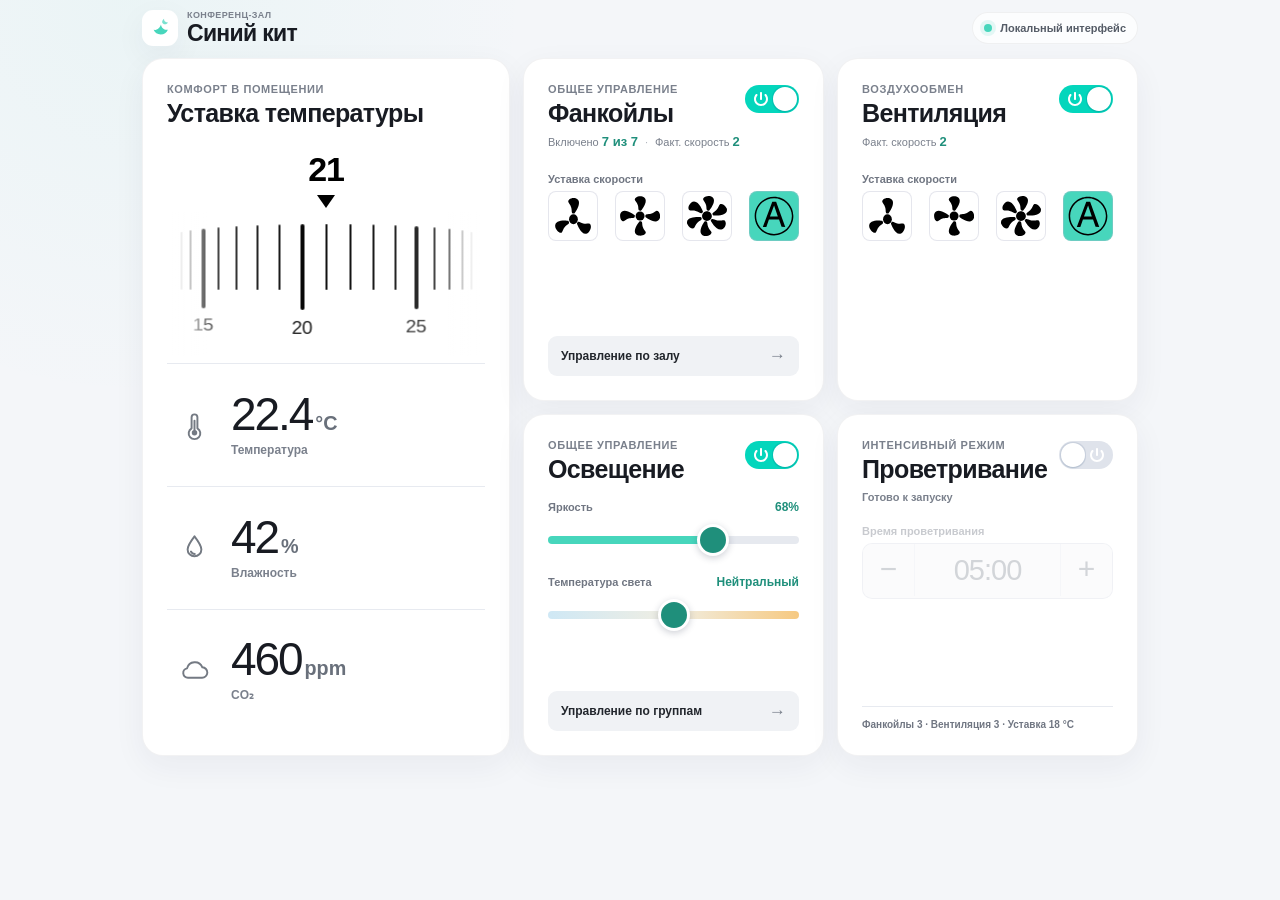
<file: index.html>
<!doctype html>
<html lang="ru">
<head>
  <meta charset="utf-8">
  <meta name="viewport" content="width=device-width, initial-scale=1, viewport-fit=cover">
  <meta name="theme-color" content="#f4f6f9">
  <title>Синий кит — конференц-зал</title>
  <link rel="stylesheet" href="css/app.css">
  <link rel="stylesheet" href="css/fancoil-layout.css">
  <link rel="stylesheet" href="css/lighting-groups.css">
</head>
<body>
  <div class="app-shell">
    <header class="topbar" aria-label="Шапка интерфейса">
      <div class="brand-block">
        <div class="brand-mark" aria-hidden="true">
          <svg viewBox="0 0 32 32" role="img">
            <path d="M7.5 18.3c1.7 3.8 5 6.2 9.3 6.2 4.7 0 8.1-2.4 9.7-6.3-2.4.7-4.7.1-6.4-1.4-1.6-1.4-2.5-3.2-2.8-5.5-1 3.5-3.1 5.8-6.5 6.9-1.1.4-2.2.4-3.3.1Z" fill="currentColor"/>
            <path d="M18.8 8.3c.1-2 1-3.6 2.6-4.8-.1 1.7.5 3.1 1.9 4.2 1.1.8 2.2 1.1 3.4.9-.9 1.4-2.2 2.3-3.9 2.5-1.7.1-3-.8-4-2.8Z" fill="currentColor" opacity=".72"/>
          </svg>
        </div>
        <div>
          <div class="brand-kicker">Конференц-зал</div>
          <h1>Синий кит</h1>
        </div>
      </div>

      <div class="topbar-status" aria-label="Статус макета">
        <span class="status-dot" aria-hidden="true"></span>
        <span>Локальный интерфейс</span>
      </div>
    </header>

    <main class="dashboard" aria-label="Главный экран">
      <section class="card climate-card" aria-labelledby="climate-title">
        <div class="card-head">
          <div>
            <p class="eyebrow">Комфорт в помещении</p>
            <h2 id="climate-title">Уставка температуры</h2>
          </div>
        </div>

        <div class="setpoint-control" id="temperature-setpoint">
          <output class="setpoint-value" id="setpoint-value" for="temperature-wheel">21</output>
          <div class="setpoint-pointer" aria-hidden="true"></div>

          <div
            class="temperature-wheel"
            id="temperature-wheel"
            role="slider"
            tabindex="0"
            aria-label="Уставка температуры"
            aria-valuemin="18"
            aria-valuemax="28"
            aria-valuenow="21"
            aria-valuetext="21 градусов"
          >
            <div class="wheel-cylinder" data-wheel-cylinder aria-hidden="true"></div>
            <div class="wheel-edge wheel-edge--left" aria-hidden="true"></div>
            <div class="wheel-edge wheel-edge--right" aria-hidden="true"></div>
          </div>
        </div>

        <div class="metrics" aria-label="Показатели помещения">
          <article class="metric">
            <div class="metric-icon" aria-hidden="true">
              <svg viewBox="0 0 32 32">
                <path d="M13 7.5a3 3 0 0 1 6 0v11.4a6 6 0 1 1-6 0V7.5Z" fill="none" stroke="currentColor" stroke-width="2" stroke-linejoin="round"/>
                <path d="M16 11v10.2" fill="none" stroke="currentColor" stroke-width="2" stroke-linecap="round"/>
                <circle cx="16" cy="23.5" r="2.8" fill="currentColor"/>
              </svg>
            </div>
            <div class="metric-reading">
              <div class="metric-value">22.4<span>°C</span></div>
              <div class="metric-label">Температура</div>
            </div>
          </article>
          <article class="metric">
            <div class="metric-icon" aria-hidden="true">
              <svg viewBox="0 0 32 32">
                <path d="M16 4.5c4.6 6 7.1 9.7 7.1 13.5a7.1 7.1 0 1 1-14.2 0C8.9 14.2 11.4 10.5 16 4.5Z" fill="none" stroke="currentColor" stroke-width="2" stroke-linejoin="round"/>
                <path d="M12.3 20.2c.9 1.7 2.2 2.6 4 2.6" fill="none" stroke="currentColor" stroke-width="2" stroke-linecap="round"/>
              </svg>
            </div>
            <div class="metric-reading">
              <div class="metric-value">42<span>%</span></div>
              <div class="metric-label">Влажность</div>
            </div>
          </article>
          <article class="metric metric--wide">
            <div class="metric-icon" aria-hidden="true">
              <svg viewBox="0 0 32 32">
                <path d="M9.2 23.5h14.4a5.4 5.4 0 0 0 .5-10.8 8.3 8.3 0 0 0-15.8 1.1 4.9 4.9 0 0 0 .9 9.7Z" fill="none" stroke="currentColor" stroke-width="2" stroke-linecap="round" stroke-linejoin="round"/>
              </svg>
            </div>
            <div class="metric-reading">
              <div class="metric-value">460<span>ppm</span></div>
              <div class="metric-label">CO₂</div>
            </div>
          </article>
        </div>
      </section>

      <section class="systems-grid" aria-label="Инженерные системы">
        <article class="card system-card fan-coil-card" aria-labelledby="fan-coil-title">
          <div class="fan-coil-head">
            <div>
              <p class="eyebrow">Общее управление</p>
              <h2 id="fan-coil-title">Фанкойлы</h2>
            </div>
            <button class="fan-power-toggle" type="button" data-fancoil-power aria-label="Выключить фанкойлы" aria-pressed="true">
              <img src="images/TumblerOn.svg" alt="" aria-hidden="true" data-fancoil-power-icon>
            </button>
          </div>

          <div class="fan-coil-fact" aria-live="polite">
            <span>Включено <strong data-fancoil-count>7 из 7</strong></span>
            <span class="fan-coil-fact__divider" aria-hidden="true">·</span>
            <span>Факт. скорость <strong data-fancoil-fact>2</strong></span>
          </div>

          <div class="fan-control-group fan-control-group--speed">
            <div class="fan-control-label">Уставка скорости</div>
            <div class="fan-control-row" role="group" aria-label="Скорость фанкойлов" data-fancoil-speed>
              <button class="fan-control-button" type="button" data-value="1" aria-label="Скорость 1" aria-pressed="false">
                <img src="images/vent-low.svg" alt="" aria-hidden="true">
              </button>
              <button class="fan-control-button" type="button" data-value="2" aria-label="Скорость 2" aria-pressed="false">
                <img src="images/vent-mid.svg" alt="" aria-hidden="true">
              </button>
              <button class="fan-control-button" type="button" data-value="3" aria-label="Скорость 3" aria-pressed="false">
                <img src="images/vent-max.svg" alt="" aria-hidden="true">
              </button>
              <button class="fan-control-button is-active" type="button" data-value="auto" aria-label="Автоматическая скорость" aria-pressed="true">
                <img src="images/AUT.svg" alt="" aria-hidden="true">
              </button>
            </div>
          </div>

          <button class="fan-layout-action" type="button" data-fancoil-layout-open aria-label="Открыть управление фанкойлами по залу">
            <span>Управление по залу</span>
            <span aria-hidden="true">→</span>
          </button>
        </article>

        <article class="card system-card ventilation-card" aria-labelledby="ventilation-title">
          <div class="ventilation-head">
            <div>
              <p class="eyebrow">Воздухообмен</p>
              <h2 id="ventilation-title">Вентиляция</h2>
            </div>
            <button class="ventilation-power-toggle" type="button" data-ventilation-power aria-label="Выключить вентиляцию" aria-pressed="true">
              <img src="images/TumblerOn.svg" alt="" aria-hidden="true" data-ventilation-power-icon>
            </button>
          </div>

          <div class="ventilation-fact" aria-live="polite">
            <span>Факт. скорость <strong data-ventilation-fact>2</strong></span>
          </div>

          <div class="ventilation-control-group">
            <div class="ventilation-control-label">Уставка скорости</div>
            <div class="ventilation-control-row" role="group" aria-label="Скорость вентиляции" data-ventilation-speed>
              <button class="ventilation-control-button" type="button" data-value="1" aria-label="Скорость 1" aria-pressed="false">
                <img src="images/vent-low.svg" alt="" aria-hidden="true">
              </button>
              <button class="ventilation-control-button" type="button" data-value="2" aria-label="Скорость 2" aria-pressed="false">
                <img src="images/vent-mid.svg" alt="" aria-hidden="true">
              </button>
              <button class="ventilation-control-button" type="button" data-value="3" aria-label="Скорость 3" aria-pressed="false">
                <img src="images/vent-max.svg" alt="" aria-hidden="true">
              </button>
              <button class="ventilation-control-button is-active" type="button" data-value="auto" aria-label="Автоматическая скорость" aria-pressed="true">
                <img src="images/AUT.svg" alt="" aria-hidden="true">
              </button>
            </div>
          </div>
        </article>

        <article class="card system-card lighting-card" aria-labelledby="lighting-title" data-lighting-card>
          <div class="lighting-head">
            <div>
              <p class="eyebrow">Общее управление</p>
              <h2 id="lighting-title">Освещение</h2>
            </div>
            <button class="lighting-power-toggle" type="button" data-lighting-power aria-label="Выключить освещение" aria-pressed="true">
              <img src="images/TumblerOn.svg" alt="" aria-hidden="true" data-lighting-power-icon>
            </button>
          </div>

          <div class="lighting-control-group">
            <div class="lighting-control-label">
              <span>Яркость</span>
              <output data-lighting-brightness-output>68%</output>
            </div>
            <input
              class="lighting-range lighting-range--brightness"
              type="range"
              min="0"
              max="100"
              step="1"
              value="68"
              data-lighting-brightness
              aria-label="Яркость освещения"
            >
          </div>

          <div class="lighting-control-group">
            <div class="lighting-control-label">
              <span>Температура света</span>
              <output data-lighting-temperature-output>Нейтральный</output>
            </div>
            <input
              class="lighting-range lighting-range--temperature"
              type="range"
              min="0"
              max="100"
              step="1"
              value="50"
              data-lighting-temperature
              aria-label="Температура света, от тёплого к холодному"
            >
          </div>

          <button class="lighting-groups-action" type="button" data-lighting-groups-open aria-label="Открыть управление освещением по группам">
            <span>Управление по группам</span>
            <span aria-hidden="true">→</span>
          </button>
        </article>

        <article class="card system-card airing-card" aria-labelledby="airing-title" data-airing-card>
          <div class="airing-head">
            <div>
              <p class="eyebrow">Интенсивный режим</p>
              <h2 id="airing-title">Проветривание</h2>
            </div>
            <button class="airing-power-toggle" type="button" data-airing-power aria-label="Включить проветривание" aria-pressed="false">
              <img src="images/TumblerOff.svg" alt="" aria-hidden="true" data-airing-power-icon>
            </button>
          </div>

          <div class="airing-status" aria-live="polite" data-airing-status>Готово к запуску</div>

          <div class="airing-time-group">
            <div class="airing-time-label" data-airing-time-label>Время проветривания</div>
            <div class="airing-time-control" role="group" aria-label="Время проветривания">
              <button type="button" data-airing-minus aria-label="Уменьшить время проветривания">−</button>
              <output data-airing-time>05:00</output>
              <button type="button" data-airing-plus aria-label="Увеличить время проветривания">+</button>
            </div>
          </div>

          <div class="airing-effect">Фанкойлы 3 · Вентиляция 3 · Уставка 18 °C</div>
        </article>
      </section>
    </main>

    <section class="fan-layout-screen" data-fancoil-layout-screen hidden aria-labelledby="fan-layout-title">
      <header class="fan-layout-header">
        <button class="fan-layout-back" type="button" data-fancoil-layout-close aria-label="Вернуться на главный экран">←</button>
        <div>
          <p class="eyebrow">Индивидуальное управление</p>
          <h2 id="fan-layout-title">Фанкойлы по залу</h2>
        </div>
        <div class="fan-layout-count">Включено <strong data-fancoil-layout-count>7 из 7</strong></div>
      </header>

      <div class="fan-layout-map" aria-label="План помещения с семью фанкойлами">
        <button class="fancoil-node fancoil-node--1 is-on" type="button" data-fancoil-node="1" aria-pressed="true" aria-label="Фанкойл 1, включен">
          <img src="images/vent-mid.svg" alt="" aria-hidden="true">
          <span>1</span>
        </button>
        <button class="fancoil-node fancoil-node--2 is-on" type="button" data-fancoil-node="2" aria-pressed="true" aria-label="Фанкойл 2, включен">
          <img src="images/vent-mid.svg" alt="" aria-hidden="true">
          <span>2</span>
        </button>
        <button class="fancoil-node fancoil-node--3 is-on" type="button" data-fancoil-node="3" aria-pressed="true" aria-label="Фанкойл 3, включен">
          <img src="images/vent-mid.svg" alt="" aria-hidden="true">
          <span>3</span>
        </button>
        <button class="fancoil-node fancoil-node--4 is-on" type="button" data-fancoil-node="4" aria-pressed="true" aria-label="Фанкойл 4, включен">
          <img src="images/vent-mid.svg" alt="" aria-hidden="true">
          <span>4</span>
        </button>
        <button class="fancoil-node fancoil-node--5 is-on" type="button" data-fancoil-node="5" aria-pressed="true" aria-label="Фанкойл 5, включен">
          <img src="images/vent-mid.svg" alt="" aria-hidden="true">
          <span>5</span>
        </button>
        <button class="fancoil-node fancoil-node--6 is-on" type="button" data-fancoil-node="6" aria-pressed="true" aria-label="Фанкойл 6, включен">
          <img src="images/vent-mid.svg" alt="" aria-hidden="true">
          <span>6</span>
        </button>
        <button class="fancoil-node fancoil-node--7 is-on" type="button" data-fancoil-node="7" aria-pressed="true" aria-label="Фанкойл 7, включен">
          <img src="images/vent-mid.svg" alt="" aria-hidden="true">
          <span>7</span>
        </button>
      </div>
    </section>

    <section class="lighting-groups-screen" data-lighting-groups-screen hidden aria-labelledby="lighting-groups-title">
      <header class="lighting-groups-header">
        <button class="lighting-groups-back" type="button" data-lighting-groups-close aria-label="Вернуться на главный экран">←</button>
        <div>
          <p class="eyebrow">Освещение по зонам</p>
          <h2 id="lighting-groups-title">Группы освещения</h2>
        </div>
      </header>

      <div class="lighting-groups-workspace">
        <div class="lighting-groups-map" aria-label="План помещения с группами освещения">
          <div class="lighting-aggregate-row" role="group" aria-label="Общие группы освещения">
            <button class="lighting-aggregate-button is-active" type="button" data-lighting-aggregate="all" aria-pressed="true">Все</button>
            <button class="lighting-aggregate-button" type="button" data-lighting-aggregate="linear" aria-pressed="false">Линейные</button>
            <button class="lighting-aggregate-button" type="button" data-lighting-aggregate="strips" aria-pressed="false">Ленты</button>
          </div>

          <button class="lighting-zone lighting-zone--linear lighting-zone--1" type="button" data-lighting-group="1" aria-pressed="false"><span class="lighting-zone__number">1</span></button>
          <button class="lighting-zone lighting-zone--linear lighting-zone--2" type="button" data-lighting-group="2" aria-pressed="false"><span class="lighting-zone__number">2</span></button>
          <button class="lighting-zone lighting-zone--strip lighting-zone--4" type="button" data-lighting-group="4" aria-pressed="false"><span class="lighting-zone__number">4</span></button>
          <button class="lighting-zone lighting-zone--linear lighting-zone--3" type="button" data-lighting-group="3" aria-pressed="false"><span class="lighting-zone__number">3</span></button>
          <button class="lighting-zone lighting-zone--strip lighting-zone--6" type="button" data-lighting-group="6" aria-pressed="false"><span class="lighting-zone__number">6</span></button>
          <button class="lighting-zone lighting-zone--linear lighting-zone--5" type="button" data-lighting-group="5" aria-pressed="false"><span class="lighting-zone__number">5</span></button>
          <button class="lighting-zone lighting-zone--strip lighting-zone--8" type="button" data-lighting-group="8" aria-pressed="false"><span class="lighting-zone__number">8</span></button>
          <button class="lighting-zone lighting-zone--linear lighting-zone--7" type="button" data-lighting-group="7" aria-pressed="false"><span class="lighting-zone__number">7</span></button>
          <button class="lighting-zone lighting-zone--strip lighting-zone--10" type="button" data-lighting-group="10" aria-pressed="false"><span class="lighting-zone__number">10</span></button>
          <button class="lighting-zone lighting-zone--linear lighting-zone--9" type="button" data-lighting-group="9" aria-pressed="false"><span class="lighting-zone__number">9</span></button>
          <button class="lighting-zone lighting-zone--strip lighting-zone--12" type="button" data-lighting-group="12" aria-pressed="false"><span class="lighting-zone__number">12</span></button>
          <button class="lighting-zone lighting-zone--linear lighting-zone--11" type="button" data-lighting-group="11" aria-pressed="false"><span class="lighting-zone__number">11</span></button>
        </div>

        <aside class="lighting-group-panel" aria-label="Управление выбранной группой">
          <div class="lighting-group-panel-head">
            <div class="lighting-group-panel-selection" aria-live="polite">
              <strong data-lighting-selection-title>Все светильники</strong>
            </div>

            <button class="lighting-group-reset" type="button" data-lighting-group-reset aria-label="Сбросить настройки света">Сброс</button>

            <button class="lighting-group-power" type="button" data-lighting-group-power aria-label="Выключить выбранную группу" aria-pressed="true">
              <img src="images/TumblerOn.svg" alt="" aria-hidden="true" data-lighting-group-power-icon>
            </button>
          </div>

          <div class="lighting-group-controls">
            <div class="lighting-group-slider-block">
              <div class="lighting-group-slider-label">
                <span>Яркость</span>
                <output data-lighting-group-brightness-output>68%</output>
              </div>
              <div class="lighting-group-slider-row">
                <button type="button" data-lighting-group-brightness-minus aria-label="Уменьшить яркость">−</button>
                <input class="lighting-group-range lighting-group-range--brightness" type="range" min="0" max="100" step="1" value="68" data-lighting-group-brightness aria-label="Яркость выбранной группы">
                <button type="button" data-lighting-group-brightness-plus aria-label="Увеличить яркость">+</button>
              </div>
            </div>

            <div class="lighting-group-slider-block">
              <div class="lighting-group-slider-label">
                <span>Температура света</span>
                <output data-lighting-group-temperature-output>Нейтральный · 50</output>
              </div>
              <div class="lighting-group-slider-row">
                <button type="button" data-lighting-group-temperature-minus aria-label="Сделать свет холоднее">−</button>
                <input class="lighting-group-range lighting-group-range--temperature" type="range" min="0" max="100" step="1" value="50" data-lighting-group-temperature aria-label="Температура света выбранной группы, от холодного к тёплому">
                <button type="button" data-lighting-group-temperature-plus aria-label="Сделать свет теплее">+</button>
              </div>
            </div>

            <div class="lighting-group-slider-block lighting-group-slider-block--red">
              <div class="lighting-group-slider-label">
                <span>R</span>
                <output data-lighting-group-red-output>255</output>
              </div>
              <div class="lighting-group-slider-row">
                <button type="button" data-lighting-group-red-minus aria-label="Уменьшить красный канал">−</button>
                <input class="lighting-group-range lighting-group-range--red" type="range" min="0" max="255" step="1" value="255" data-lighting-group-red aria-label="Красный канал выбранной группы">
                <button type="button" data-lighting-group-red-plus aria-label="Увеличить красный канал">+</button>
              </div>
            </div>

            <div class="lighting-group-slider-block lighting-group-slider-block--green">
              <div class="lighting-group-slider-label">
                <span>G</span>
                <output data-lighting-group-green-output>255</output>
              </div>
              <div class="lighting-group-slider-row">
                <button type="button" data-lighting-group-green-minus aria-label="Уменьшить зелёный канал">−</button>
                <input class="lighting-group-range lighting-group-range--green" type="range" min="0" max="255" step="1" value="255" data-lighting-group-green aria-label="Зелёный канал выбранной группы">
                <button type="button" data-lighting-group-green-plus aria-label="Увеличить зелёный канал">+</button>
              </div>
            </div>

            <div class="lighting-group-slider-block lighting-group-slider-block--blue">
              <div class="lighting-group-slider-label">
                <span>B</span>
                <output data-lighting-group-blue-output>255</output>
              </div>
              <div class="lighting-group-slider-row">
                <button type="button" data-lighting-group-blue-minus aria-label="Уменьшить синий канал">−</button>
                <input class="lighting-group-range lighting-group-range--blue" type="range" min="0" max="255" step="1" value="255" data-lighting-group-blue aria-label="Синий канал выбранной группы">
                <button type="button" data-lighting-group-blue-plus aria-label="Увеличить синий канал">+</button>
              </div>
            </div>

            <div class="lighting-group-color-block">
              <div class="lighting-group-color-label">
                <span>Цвет</span>
                <span class="lighting-group-color-swatch" data-lighting-group-color-swatch aria-hidden="true"></span>
              </div>
              <div
                class="lighting-group-color-wheel"
                data-lighting-group-color-wheel
                role="slider"
                tabindex="0"
                aria-label="Выбор цвета выбранной группы"
                aria-valuetext="Белый"
              >
                <span class="lighting-group-color-marker" data-lighting-group-color-marker aria-hidden="true"></span>
              </div>
            </div>

          </div>
        </aside>
      </div>
    </section>
  </div>
  <script src="js/app.js" defer></script>
  <script src="js/fancoil-layout.js" defer></script>
  <script src="js/lighting-groups.js" defer></script>
</body>
</html>
</file>
<file: css/app.css>
:root {
  --canvas-width: 1024px;
  --canvas-height: 768px;
  --bg: #f4f6f9;
  --card: #ffffff;
  --text: #181b22;
  --muted: #7a808c;
  --line: #e7eaf0;
  --accent: #47d6bc;
  --accent-soft: #e8faf6;
  --accent-deep: #1f8f7b;
  --shadow: 0 10px 32px rgba(31, 42, 68, 0.055);
  --radius: 21px;
  --gap: 13px;
}

* {
  box-sizing: border-box;
}

html,
body {
  margin: 0;
  min-width: var(--canvas-width);
  min-height: var(--canvas-height);
}

html {
  background: var(--bg);
  -webkit-text-size-adjust: 100%;
}

body {
  display: flex;
  justify-content: center;
  align-items: flex-start;
  color: var(--text);
  background:
    radial-gradient(circle at 10% 0%, rgba(71, 214, 188, 0.055), transparent 29%),
    var(--bg);
  font-family: -apple-system, BlinkMacSystemFont, "SF Pro Display", "Segoe UI", sans-serif;
  -webkit-font-smoothing: antialiased;
  text-rendering: optimizeLegibility;
  overscroll-behavior: none;
}

button,
input,
select,
textarea {
  font: inherit;
}

.app-shell {
  flex: 0 0 auto;
  width: var(--canvas-width);
  height: var(--canvas-height);
  padding: 6px 14px 12px;
}

.topbar {
  width: 100%;
  height: 44px;
  margin: 0 0 8px;
  display: flex;
  align-items: center;
  justify-content: space-between;
}

.brand-block {
  display: flex;
  align-items: center;
  gap: 9px;
}

.brand-mark {
  width: 36px;
  height: 36px;
  display: grid;
  place-items: center;
  border-radius: 11px;
  color: var(--accent);
  background: var(--card);
  box-shadow: var(--shadow);
}

.brand-mark svg {
  width: 24px;
  height: 24px;
}

.brand-kicker,
.eyebrow,
.section-label,
.metric-label {
  color: var(--muted);
}

.brand-kicker {
  margin-bottom: 1px;
  font-size: 9px;
  font-weight: 650;
  letter-spacing: 0.045em;
  text-transform: uppercase;
}

h1,
h2,
p {
  margin: 0;
}

h1 {
  font-size: 23px;
  line-height: 1.05;
  font-weight: 720;
  letter-spacing: -0.03em;
}

h2 {
  font-size: 25px;
  line-height: 1.08;
  font-weight: 700;
  letter-spacing: -0.025em;
}

.topbar-status {
  min-height: 32px;
  display: inline-flex;
  align-items: center;
  gap: 8px;
  padding: 0 11px;
  border: 1px solid rgba(23, 27, 34, 0.055);
  border-radius: 999px;
  background: rgba(255, 255, 255, 0.72);
  color: #555c67;
  font-size: 11px;
  font-weight: 650;
}

.status-dot {
  width: 8px;
  height: 8px;
  border-radius: 50%;
  background: var(--accent);
  box-shadow: 0 0 0 4px rgba(71, 214, 188, 0.14);
}

.dashboard {
  width: 100%;
  height: 698px;
  display: grid;
  grid-template-columns: 368px 1fr;
  gap: var(--gap);
}

.card {
  min-width: 0;
  overflow: hidden;
  border: 1px solid rgba(26, 31, 43, 0.055);
  border-radius: var(--radius);
  background: var(--card);
  box-shadow: var(--shadow);
}

.climate-card {
  min-height: 0;
  display: flex;
  flex-direction: column;
  padding: 24px;
}

.card-head,
.system-card__top,
.system-card__footer,
.summary-line {
  display: flex;
  align-items: center;
  justify-content: space-between;
}

.eyebrow {
  margin-bottom: 5px;
  font-size: 11px;
  font-weight: 700;
  letter-spacing: 0.055em;
  text-transform: uppercase;
}

.state-chip,
.source-chip {
  min-height: 30px;
  display: inline-flex;
  align-items: center;
  justify-content: center;
  padding: 0 10px;
  border-radius: 999px;
  font-size: 11px;
  font-weight: 750;
  letter-spacing: 0.015em;
  white-space: nowrap;
}

.state-chip {
  color: #6f7580;
  background: #f1f3f6;
}

.state-chip--active,
.source-chip {
  color: #163f37;
  background: var(--accent);
}

.setpoint-control {
  flex: 0 0 236px;
  min-height: 0;
  display: flex;
  flex-direction: column;
  align-items: center;
  justify-content: flex-start;
  padding: 24px 0 2px;
  -webkit-user-select: none;
  user-select: none;
}


.setpoint-value {
  min-width: 64px;
  color: #000;
  font-size: 34px;
  line-height: 36px;
  font-weight: 560;
  letter-spacing: -0.035em;
  text-align: center;
  font-variant-numeric: tabular-nums;
  margin-bottom: 8px;
}

.setpoint-pointer {
  width: 0;
  height: 0;
  margin-top: 0;
  border-left: 9px solid transparent;
  border-right: 9px solid transparent;
  border-top: 13px solid #000;
}

.temperature-wheel {
  position: relative;
  width: 320px;
  height: 144px;
  margin-top: 4px;
  overflow: hidden;
  cursor: ew-resize;
  touch-action: none;
  -webkit-tap-highlight-color: transparent;
  outline: none;
}

.temperature-wheel:focus-visible {
  border-radius: 14px;
  box-shadow: inset 0 0 0 2px rgba(71, 214, 188, 0.72);
}

.wheel-cylinder {
  position: absolute;
  inset: 0;
}

.wheel-tick {
  position: absolute;
  top: 12px;
  left: 50%;
  width: 1px;
  height: 126px;
  will-change: transform, opacity;
  transform-origin: 50% 50%;
  pointer-events: none;
}

.wheel-tick__line {
  position: absolute;
  top: 0;
  left: 50%;
  width: 2px;
  height: 66px;
  transform: translateX(-50%);
  border-radius: 1px;
  background: #111;
}

.wheel-tick--major .wheel-tick__line {
  width: 4px;
  height: 86px;
  border-radius: 2px;
  background: #050505;
}

.wheel-tick__label {
  position: absolute;
  top: 92px;
  left: 50%;
  transform: translateX(-50%);
  color: #1d1d1d;
  font-size: 19px;
  line-height: 23px;
  font-weight: 440;
  letter-spacing: -0.02em;
  font-variant-numeric: tabular-nums;
  white-space: nowrap;
}

.wheel-edge {
  position: absolute;
  z-index: 3;
  top: 0;
  bottom: 0;
  width: 42px;
  pointer-events: none;
}

.wheel-edge--left {
  left: 0;
  background: linear-gradient(90deg, #fff 12%, rgba(255, 255, 255, 0.82) 42%, rgba(255, 255, 255, 0));
}

.wheel-edge--right {
  right: 0;
  background: linear-gradient(270deg, #fff 12%, rgba(255, 255, 255, 0.82) 42%, rgba(255, 255, 255, 0));
}

.temperature-wheel.is-dragging {
  cursor: grabbing;
}

.metrics {
  flex: 1 1 auto;
  min-height: 0;
  display: grid;
  grid-template-columns: 1fr;
  grid-template-rows: repeat(3, minmax(0, 1fr));
  border-top: 1px solid var(--line);
}

.metric {
  min-width: 0;
  display: flex;
  align-items: center;
  gap: 18px;
  padding: 9px 8px;
}

.metric + .metric {
  border-top: 1px solid var(--line);
}

.metric-icon {
  flex: 0 0 38px;
  width: 38px;
  height: 38px;
  display: grid;
  place-items: center;
  color: #747a83;
}

.metric-icon svg {
  width: 31px;
  height: 31px;
}

.metric-reading {
  min-width: 0;
  display: flex;
  flex-direction: column;
  justify-content: center;
}

.metric-value {
  white-space: nowrap;
  font-size: 46px;
  line-height: 0.94;
  font-weight: 500;
  letter-spacing: -0.045em;
  font-variant-numeric: tabular-nums;
}

.metric-value span {
  margin-left: 3px;
  color: #69707b;
  font-size: 0.43em;
  font-weight: 650;
  letter-spacing: 0;
}

.metric-label {
  margin-top: 7px;
  font-size: 12px;
  font-weight: 650;
}

.systems-grid {
  min-width: 0;
  min-height: 0;
  display: grid;
  grid-template-columns: repeat(2, minmax(0, 1fr));
  grid-template-rows: repeat(2, minmax(0, 1fr));
  gap: var(--gap);
}

.system-card {
  min-height: 0;
  display: flex;
  flex-direction: column;
  padding: 20px;
}

.icon-badge {
  width: 42px;
  height: 42px;
  display: grid;
  place-items: center;
  border-radius: 13px;
  color: #5f6b7c;
  background: #f4f6f9;
}

.icon-badge svg {
  width: 23px;
  height: 23px;
}

.system-card__content {
  flex: 1 1 auto;
  display: flex;
  flex-direction: column;
  justify-content: center;
  padding: 12px 0;
}

.summary-line {
  justify-content: flex-start;
  gap: 10px;
  margin-top: 16px;
}

.summary-line strong {
  font-size: 39px;
  line-height: 0.92;
  font-weight: 430;
  letter-spacing: -0.045em;
  font-variant-numeric: tabular-nums;
}

.summary-line span {
  max-width: 90px;
  color: var(--muted);
  font-size: 12px;
  font-weight: 650;
  line-height: 1.2;
}

.system-card__footer {
  min-height: 39px;
  padding-top: 11px;
  border-top: 1px solid var(--line);
  color: #626975;
  font-size: 12px;
  font-weight: 650;
}

.footer-arrow {
  color: #8b919b;
  font-size: 19px;
  line-height: 1;
}

/* WEB-08: general lighting controls. */
.lighting-card {
  padding: 24px;
}

.lighting-head {
  display: flex;
  align-items: flex-start;
  justify-content: space-between;
  gap: 10px;
}

.lighting-power-toggle {
  flex: 0 0 auto;
  width: 54px;
  height: 29px;
  margin-top: 2px;
  padding: 0;
  border: 0;
  background: transparent;
  appearance: none;
  -webkit-appearance: none;
  -webkit-tap-highlight-color: transparent;
  touch-action: manipulation;
}

.lighting-power-toggle img {
  display: block;
  width: 54px;
  height: 29px;
  pointer-events: none;
}

.lighting-control-group {
  margin-top: 17px;
}

.lighting-control-label {
  min-height: 18px;
  display: flex;
  align-items: baseline;
  justify-content: space-between;
  gap: 10px;
  color: #707682;
  font-size: 11px;
  font-weight: 650;
}

.lighting-control-label output {
  color: var(--accent-deep);
  font-size: 12px;
  font-weight: 750;
  white-space: nowrap;
}

.lighting-range {
  width: 100%;
  height: 36px;
  display: block;
  margin: 4px 0 0;
  padding: 0;
  background: transparent;
  appearance: none;
  -webkit-appearance: none;
  -webkit-tap-highlight-color: transparent;
  touch-action: manipulation;
}

.lighting-range::-webkit-slider-runnable-track {
  height: 8px;
  border-radius: 999px;
  background: var(--lighting-track);
}

.lighting-range::-webkit-slider-thumb {
  width: 32px;
  height: 32px;
  margin-top: -12px;
  border: 3px solid #fff;
  border-radius: 50%;
  background: var(--accent-deep);
  box-shadow: 0 2px 7px rgba(31, 42, 68, 0.22);
  appearance: none;
  -webkit-appearance: none;
}

.lighting-range::-moz-range-track {
  height: 8px;
  border: 0;
  border-radius: 999px;
  background: var(--lighting-track);
}

.lighting-range::-moz-range-thumb {
  width: 26px;
  height: 26px;
  border: 3px solid #fff;
  border-radius: 50%;
  background: var(--accent-deep);
  box-shadow: 0 2px 7px rgba(31, 42, 68, 0.22);
}

.lighting-range--brightness {
  --lighting-track: linear-gradient(
    90deg,
    var(--accent) 0%,
    var(--accent) var(--range-progress, 68%),
    #e6e9ef var(--range-progress, 68%),
    #e6e9ef 100%
  );
}

.lighting-range--temperature {
  --lighting-track: linear-gradient(90deg, #cfe8f5 0%, #f1eee2 50%, #f6c981 100%);
}

.lighting-range:disabled,
.lighting-card.is-off .lighting-control-label {
  opacity: 0.36;
}

.lighting-groups-action {
  width: 100%;
  min-height: 40px;
  display: flex;
  align-items: center;
  justify-content: space-between;
  margin-top: auto;
  padding: 0 13px;
  border: 0;
  border-radius: 9px;
  color: #22262c;
  background: #f0f2f5;
  font-size: 12px;
  font-weight: 700;
  appearance: none;
  -webkit-appearance: none;
  -webkit-tap-highlight-color: transparent;
  touch-action: manipulation;
}

.lighting-groups-action span:last-child {
  color: #777e89;
  font-size: 17px;
  line-height: 1;
}

.lighting-power-toggle:focus-visible,
.lighting-range:focus-visible,
.lighting-groups-action:focus-visible {
  outline: 2px solid var(--accent-deep);
  outline-offset: 2px;
}

.airing-card .icon-badge {
  color: #637889;
  background: #f0f5f8;
}


/* WEB-04: general fan-coil controls. Uses the user-provided Extrapolis toggle and speed icons. */
.fan-coil-card {
  padding: 24px;
}

.fan-coil-head {
  display: flex;
  align-items: flex-start;
  justify-content: space-between;
  gap: 10px;
}

.fan-power-toggle {
  flex: 0 0 auto;
  width: 54px;
  height: 29px;
  margin-top: 2px;
  padding: 0;
  border: 0;
  background: transparent;
  appearance: none;
  -webkit-appearance: none;
  -webkit-tap-highlight-color: transparent;
  touch-action: manipulation;
}

.fan-power-toggle img {
  display: block;
  width: 54px;
  height: 29px;
  pointer-events: none;
}

.fan-coil-fact {
  min-height: 24px;
  display: flex;
  align-items: baseline;
  gap: 7px;
  margin-top: 8px;
  color: var(--muted);
  font-size: 11px;
  line-height: 1.15;
}

.fan-coil-fact strong {
  color: var(--accent-deep);
  font-size: 13px;
  font-weight: 750;
}

.fan-coil-fact__divider {
  color: #b2b7bf;
}

.fan-coil-fact.is-off strong {
  color: var(--muted);
}

.fan-control-group {
  margin-top: 14px;
}

.fan-control-label {
  margin-bottom: 6px;
  color: #707682;
  font-size: 11px;
  font-weight: 650;
}

.fan-control-row {
  width: 100%;
  display: flex;
  align-items: center;
  justify-content: space-between;
  gap: 0;
}

.fan-control-button {
  width: 50px;
  height: 50px;
  flex: 0 0 50px;
  display: flex;
  align-items: center;
  justify-content: center;
  padding: 0;
  border: 1px solid rgba(180, 184, 204, 0.35);
  border-radius: 8px;
  color: #050607;
  background: #fff;
  appearance: none;
  -webkit-appearance: none;
  -webkit-tap-highlight-color: transparent;
  touch-action: manipulation;
}

.fan-control-button img {
  width: 40px;
  height: 40px;
  pointer-events: none;
}

.fan-control-button.is-active {
  background: var(--accent);
}

.fan-control-button:disabled {
  opacity: 0.32;
}

.fan-power-toggle:focus-visible,
.fan-control-button:focus-visible,
.fan-layout-action:focus-visible {
  outline: 2px solid var(--accent-deep);
  outline-offset: 2px;
}

.fan-layout-action {
  width: 100%;
  min-height: 40px;
  display: flex;
  align-items: center;
  justify-content: space-between;
  margin-top: auto;
  padding: 0 13px;
  border: 0;
  border-radius: 9px;
  color: #22262c;
  background: #f0f2f5;
  font-size: 12px;
  font-weight: 700;
  appearance: none;
  -webkit-appearance: none;
  -webkit-tap-highlight-color: transparent;
  touch-action: manipulation;
}

.fan-layout-action span:last-child {
  color: #777e89;
  font-size: 17px;
  line-height: 1;
}

/* WEB-06: ventilation controls. */
.ventilation-card {
  padding: 24px;
}

.ventilation-head {
  display: flex;
  align-items: flex-start;
  justify-content: space-between;
  gap: 10px;
}

.ventilation-power-toggle {
  flex: 0 0 auto;
  width: 54px;
  height: 29px;
  margin-top: 2px;
  padding: 0;
  border: 0;
  background: transparent;
  appearance: none;
  -webkit-appearance: none;
  -webkit-tap-highlight-color: transparent;
  touch-action: manipulation;
}

.ventilation-power-toggle img {
  display: block;
  width: 54px;
  height: 29px;
  pointer-events: none;
}

.ventilation-fact {
  min-height: 24px;
  display: flex;
  align-items: baseline;
  margin-top: 8px;
  color: var(--muted);
  font-size: 11px;
  line-height: 1.15;
}

.ventilation-fact strong {
  color: var(--accent-deep);
  font-size: 13px;
  font-weight: 750;
}

.ventilation-fact.is-off strong {
  color: var(--muted);
}

.ventilation-control-group {
  margin-top: 14px;
}

.ventilation-control-label {
  margin-bottom: 6px;
  color: #707682;
  font-size: 11px;
  font-weight: 650;
}

.ventilation-control-row {
  width: 100%;
  display: flex;
  align-items: center;
  justify-content: space-between;
  gap: 0;
}

.ventilation-control-button {
  width: 50px;
  height: 50px;
  flex: 0 0 50px;
  display: flex;
  align-items: center;
  justify-content: center;
  padding: 0;
  border: 1px solid rgba(180, 184, 204, 0.35);
  border-radius: 8px;
  color: #050607;
  background: #fff;
  appearance: none;
  -webkit-appearance: none;
  -webkit-tap-highlight-color: transparent;
  touch-action: manipulation;
}

.ventilation-control-button img {
  width: 40px;
  height: 40px;
  pointer-events: none;
}

.ventilation-control-button.is-active {
  background: var(--accent);
}

.ventilation-control-button:disabled {
  opacity: 0.32;
}

.ventilation-power-toggle:focus-visible,
.ventilation-control-button:focus-visible {
  outline: 2px solid var(--accent-deep);
  outline-offset: 2px;
}


/* WEB-07: airing scenario demo UI. */
.airing-card {
  padding: 24px;
}

.airing-head {
  display: flex;
  align-items: flex-start;
  justify-content: space-between;
  gap: 10px;
}

.airing-power-toggle {
  flex: 0 0 auto;
  width: 54px;
  height: 29px;
  margin-top: 2px;
  padding: 0;
  border: 0;
  background: transparent;
  appearance: none;
  -webkit-appearance: none;
  -webkit-tap-highlight-color: transparent;
  touch-action: manipulation;
}

.airing-power-toggle img {
  display: block;
  width: 54px;
  height: 29px;
  pointer-events: none;
}

.airing-status {
  min-height: 22px;
  margin-top: 8px;
  color: var(--muted);
  font-size: 11px;
  font-weight: 650;
  line-height: 1.2;
}

.airing-card.is-active {
  box-shadow:
    inset 0 0 0 2px rgba(71, 214, 188, 0.68),
    var(--shadow);
}

.airing-card.is-active .airing-status {
  color: var(--accent-deep);
}

.airing-time-group {
  margin-top: 12px;
}

.airing-time-label {
  margin-bottom: 6px;
  color: #707682;
  font-size: 11px;
  font-weight: 650;
}

.airing-time-control {
  width: 100%;
  height: 56px;
  display: grid;
  grid-template-columns: 52px 1fr 52px;
  align-items: stretch;
  overflow: hidden;
  border: 1px solid rgba(180, 184, 204, 0.42);
  border-radius: 10px;
  background: #fff;
}

.airing-time-control button {
  display: grid;
  place-items: center;
  padding: 0;
  border: 0;
  color: #11151b;
  background: #fff;
  font-size: 30px;
  font-weight: 350;
  line-height: 1;
  transform: translateY(-2px);
  appearance: none;
  -webkit-appearance: none;
  -webkit-tap-highlight-color: transparent;
  touch-action: manipulation;
}

.airing-time-control button:first-child {
  border-right: 1px solid var(--line);
}

.airing-time-control button:last-child {
  border-left: 1px solid var(--line);
}

.airing-time-control output {
  display: grid;
  place-items: center;
  color: #11151b;
  font-size: 29px;
  font-weight: 520;
  line-height: 1;
  letter-spacing: -0.035em;
  font-variant-numeric: tabular-nums;
}


.airing-card.is-time-locked .airing-time-label,
.airing-card.is-time-locked .airing-time-control {
  opacity: 0.38;
}

.airing-card.is-time-locked .airing-time-control {
  background: #f5f6f8;
}

.airing-card.is-time-locked .airing-time-control button,
.airing-card.is-time-locked .airing-time-control output {
  color: #8c929c;
  background: #f5f6f8;
}

.airing-effect {
  margin-top: auto;
  padding-top: 12px;
  border-top: 1px solid var(--line);
  color: #707682;
  font-size: 10px;
  font-weight: 650;
  line-height: 1.25;
}

.airing-power-toggle:focus-visible,
.airing-time-control button:focus-visible {
  outline: 2px solid var(--accent-deep);
  outline-offset: -2px;
}

/* While airing is active, normal climate controls remain visible but cannot be changed. */
.climate-card.is-airing-locked .temperature-wheel {
  opacity: 0.42;
  cursor: default;
  pointer-events: none;
}

.fan-coil-card.is-airing-locked .fan-power-toggle,
.fan-coil-card.is-airing-locked .fan-control-button,
.fan-coil-card.is-airing-locked .fan-layout-action,
.ventilation-card.is-airing-locked .ventilation-power-toggle,
.ventilation-card.is-airing-locked .ventilation-control-button {
  opacity: 0.32;
}

.fan-coil-card.is-airing-locked,
.ventilation-card.is-airing-locked,
.climate-card.is-airing-locked {
  box-shadow:
    inset 0 0 0 1px rgba(71, 214, 188, 0.36),
    var(--shadow);
}

@media (prefers-reduced-motion: reduce) {
  *,
  *::before,
  *::after {
    scroll-behavior: auto !important;
    animation-duration: 0.001ms !important;
    animation-iteration-count: 1 !important;
    transition-duration: 0.001ms !important;
  }
}
</file>
<file: css/fancoil-layout.css>
/* WEB-05: individual fan-coil layout. */
.app-shell {
  position: relative;
}

.fan-layout-screen[hidden] {
  display: none;
}

.fan-layout-screen {
  position: absolute;
  z-index: 50;
  inset: 0;
  display: flex;
  flex-direction: column;
  padding: 10px 14px 12px;
  background: var(--bg);
}

.fan-layout-header {
  flex: 0 0 58px;
  display: grid;
  grid-template-columns: 48px 1fr auto;
  align-items: center;
  gap: 12px;
}

.fan-layout-back {
  width: 44px;
  height: 44px;
  display: grid;
  place-items: center;
  padding: 0;
  border: 0;
  border-radius: 13px;
  color: var(--text);
  background: #fff;
  box-shadow: var(--shadow);
  font-size: 28px;
  line-height: 1;
  appearance: none;
  -webkit-appearance: none;
  -webkit-tap-highlight-color: transparent;
  touch-action: manipulation;
}

.fan-layout-count {
  min-height: 34px;
  display: flex;
  align-items: center;
  gap: 5px;
  padding: 0 12px;
  border-radius: 999px;
  color: #666d78;
  background: #fff;
  box-shadow: var(--shadow);
  font-size: 12px;
  font-weight: 650;
  white-space: nowrap;
}

.fan-layout-count strong {
  color: var(--accent-deep);
  font-size: 13px;
}

.fan-layout-map {
  position: relative;
  flex: 0 0 660px;
  width: 920px;
  height: 660px;
  align-self: center;
  overflow: hidden;
  border: 1px solid rgba(26, 31, 43, 0.06);
  border-radius: 20px;
  background-color: #e9edf3;
  background-image: url("../images/fancoil-layout.png");
  background-repeat: no-repeat;
  background-position: center;
  background-size: 100% 100%;
  box-shadow: var(--shadow);
}

.fancoil-node {
  position: absolute;
  width: 58px;
  height: 58px;
  display: grid;
  place-items: center;
  padding: 0;
  border: 4px solid #fff;
  border-radius: 15px;
  color: #111;
  background: #ef6d6d;
  box-shadow: 0 7px 16px rgba(31, 42, 68, 0.18);
  appearance: none;
  -webkit-appearance: none;
  -webkit-tap-highlight-color: transparent;
  touch-action: manipulation;
}

.fancoil-node.is-on {
  background: var(--accent);
}

.fancoil-node img {
  width: 38px;
  height: 38px;
  pointer-events: none;
}

.fancoil-node span {
  position: absolute;
  right: -8px;
  bottom: -8px;
  min-width: 24px;
  height: 24px;
  display: grid;
  place-items: center;
  padding: 0 5px;
  border: 2px solid #fff;
  border-radius: 999px;
  color: #1d232b;
  background: #fff;
  box-shadow: 0 3px 9px rgba(31, 42, 68, 0.13);
  font-size: 11px;
  font-weight: 800;
  line-height: 1;
  pointer-events: none;
}

.fancoil-node:focus-visible,
.fan-layout-back:focus-visible {
  outline: 2px solid var(--accent-deep);
  outline-offset: 3px;
}

/*
 * Временные координаты WEB-05 R1.
 * Для ручной расстановки меняй только top и left в этих семи правилах.
 */
.fancoil-node--1 { top: 120px; left: 280px; }
.fancoil-node--2 { top: 105px; left: 500px; }
.fancoil-node--3 { top: 180px; left: 735px; }
.fancoil-node--4 { top: 320px; left: 370px; }
.fancoil-node--5 { top: 350px; left: 625px; }
.fancoil-node--6 { top: 505px; left: 265px; }
.fancoil-node--7 { top: 500px; left: 760px; }
</file>
<file: css/lighting-groups.css>
/* WEB-09A/09B/09C: lighting group map and selected-group controls. */
.lighting-groups-screen[hidden] {
  display: none;
}

.lighting-groups-screen {
  position: absolute;
  z-index: 55;
  inset: 0;
  display: flex;
  flex-direction: column;
  padding: 10px 14px 12px;
  background: var(--bg);
}

.lighting-groups-header {
  flex: 0 0 58px;
  display: grid;
  grid-template-columns: 48px 1fr;
  align-items: center;
  gap: 12px;
}

.lighting-groups-back {
  width: 44px;
  height: 44px;
  display: grid;
  place-items: center;
  padding: 0;
  border: 0;
  border-radius: 13px;
  color: var(--text);
  background: #fff;
  box-shadow: var(--shadow);
  font-size: 28px;
  line-height: 1;
  appearance: none;
  -webkit-appearance: none;
  -webkit-tap-highlight-color: transparent;
  touch-action: manipulation;
}

/* R2: map on the left, persistent selected-group controls on the right. */
.lighting-groups-workspace {
  flex: 0 0 660px;
  width: 920px;
  height: 660px;
  align-self: center;
  display: grid;
  grid-template-columns: 620px 284px;
  gap: 16px;
}

.lighting-groups-map {
  position: relative;
  width: 620px;
  height: 660px;
  overflow: hidden;
  border: 1px solid rgba(26, 31, 43, 0.06);
  border-radius: 20px;
  background-color: #e9edf3;
  background-image: url("../images/fancoil-layout.png");
  background-repeat: no-repeat;
  background-position: center;
  background-size: contain;
  box-shadow: var(--shadow);
}

.lighting-aggregate-row {
  position: absolute;
  z-index: 20;
  top: 16px;
  left: 50%;
  display: flex;
  gap: 7px;
  padding: 6px;
  border-radius: 14px;
  background: rgba(255, 255, 255, 0.94);
  box-shadow: 0 6px 18px rgba(31, 42, 68, 0.11);
  transform: translateX(-50%);
}

.lighting-aggregate-button {
  min-width: 104px;
  height: 42px;
  padding: 0 12px;
  border: 0;
  border-radius: 10px;
  color: #4e5560;
  background: #eef1f5;
  font-size: 12px;
  font-weight: 750;
  appearance: none;
  -webkit-appearance: none;
  -webkit-tap-highlight-color: transparent;
  touch-action: manipulation;
}

.lighting-aggregate-button.is-active {
  color: #163f37;
  background: var(--accent);
}

.lighting-zone {
  position: absolute;
  z-index: 5;
  display: flex;
  align-items: center;
  justify-content: center;
  padding: 0;
  border: 2px solid rgba(67, 77, 90, 0.48);
  color: #303640;
  background: rgba(101, 112, 126, 0.24);
  box-shadow: 0 3px 10px rgba(31, 42, 68, 0.06);
  appearance: none;
  -webkit-appearance: none;
  -webkit-tap-highlight-color: transparent;
  touch-action: manipulation;
}

.lighting-zone--linear {
  border-radius: 11px;
}

.lighting-zone--strip {
  border-radius: 14px;
  background: rgba(101, 112, 126, 0.21);
}

.lighting-zone.is-related {
  border-color: rgba(31, 143, 123, 0.55);
  background: rgba(71, 214, 188, 0.25);
}

.lighting-zone.is-selected {
  z-index: 10;
  border-color: var(--accent-deep);
  background: rgba(71, 214, 188, 0.46);
  box-shadow: 0 7px 18px rgba(31, 143, 123, 0.2);
}

.lighting-zone__number {
  min-width: 28px;
  height: 28px;
  display: grid;
  place-items: center;
  padding: 0 5px;
  border-radius: 999px;
  background: rgba(255, 255, 255, 0.92);
  font-size: 12px;
  font-weight: 820;
  line-height: 1;
}

/*
 * The background image keeps its original aspect ratio inside the narrower map.
 * These coordinates are the accepted WEB-09A positions scaled into that image area.
 */
.lighting-zone--1  { top: 187px; left: 16px;  width: 309px; height: 48px; }
.lighting-zone--2  { top: 187px; left: 356px; width: 248px; height: 48px; }

.lighting-zone--3  { top: 246px; left: 11px;  width: 73px; height: 283px; }
.lighting-zone--4  { top: 242px; left: 90px;  width: 40px; height: 128px; }

.lighting-zone--5  { top: 236px; left: 138px; width: 80px; height: 297px; }
.lighting-zone--6  { top: 241px; left: 223px; width: 40px; height: 131px; }

.lighting-zone--7  { top: 246px; left: 268px; width: 71px; height: 283px; }
.lighting-zone--8  { top: 241px; left: 342px; width: 40px; height: 131px; }

.lighting-zone--9  { top: 236px; left: 388px; width: 78px; height: 297px; }
.lighting-zone--10 { top: 241px; left: 470px; width: 40px; height: 131px; }

.lighting-zone--11 { top: 246px; left: 515px; width: 62px; height: 283px; }
.lighting-zone--12 { top: 241px; left: 582px; width: 34px; height: 131px; }

/* Selected-group panel. Space below WEB-09B controls is intentionally free for WEB-09C RGB/color controls. */
.lighting-group-panel {
  min-width: 0;
  height: 660px;
  display: flex;
  flex-direction: column;
  padding: 16px;
  border: 1px solid rgba(26, 31, 43, 0.055);
  border-radius: 20px;
  background: var(--bg);
  box-shadow: var(--shadow);
}

.lighting-group-panel-head {
  display: flex;
  align-items: flex-start;
  justify-content: space-between;
  gap: 8px;
  padding-bottom: 10px;
  border-bottom: 1px solid var(--line);
}

.lighting-group-panel-selection {
  min-width: 0;
  display: flex;
  align-items: center;
  min-height: 29px;
}


.lighting-group-panel-selection strong {
  color: #2e343d;
  font-size: 17px;
  line-height: 1.15;
  font-weight: 760;
}

.lighting-group-power {
  flex: 0 0 auto;
  width: 54px;
  height: 29px;
  margin-top: 2px;
  padding: 0;
  border: 0;
  background: transparent;
  appearance: none;
  -webkit-appearance: none;
  -webkit-tap-highlight-color: transparent;
  touch-action: manipulation;
}

.lighting-group-power img {
  display: block;
  width: 54px;
  height: 29px;
  pointer-events: none;
}

.lighting-group-controls {
  display: flex;
  flex-direction: column;
  gap: 6px;
  padding-top: 8px;
}

.lighting-group-slider-block {
  min-width: 0;
  display: flex;
  flex-direction: column;
}

.lighting-group-slider-label {
  min-height: 18px;
  display: flex;
  align-items: baseline;
  justify-content: space-between;
  gap: 10px;
  color: #5f6671;
  font-size: 11px;
  font-weight: 700;
}

.lighting-group-slider-label output {
  color: var(--accent-deep);
  font-size: 11px;
  font-weight: 800;
  white-space: nowrap;
}

.lighting-group-slider-row {
  display: grid;
  grid-template-columns: 40px minmax(0, 1fr) 40px;
  align-items: center;
  gap: 8px;
  margin-top: 3px;
}

.lighting-group-slider-row button {
  width: 40px;
  height: 40px;
  display: grid;
  place-items: center;
  padding: 0 0 3px;
  border: 0;
  border-radius: 10px;
  color: #343a43;
  background: #eef1f5;
  font-size: 23px;
  font-weight: 600;
  line-height: 1;
  appearance: none;
  -webkit-appearance: none;
  -webkit-tap-highlight-color: transparent;
  touch-action: manipulation;
}

.lighting-group-range {
  width: 100%;
  height: 40px;
  display: block;
  margin: 0;
  padding: 0;
  background: transparent;
  appearance: none;
  -webkit-appearance: none;
  -webkit-tap-highlight-color: transparent;
  touch-action: manipulation;
}

.lighting-group-range::-webkit-slider-runnable-track {
  height: 7px;
  border-radius: 999px;
  background: var(--group-range-track);
}

.lighting-group-range::-webkit-slider-thumb {
  width: 32px;
  height: 32px;
  margin-top: -12.5px;
  border: 3px solid #fff;
  border-radius: 50%;
  background: var(--accent-deep);
  box-shadow: 0 2px 7px rgba(31, 42, 68, 0.22);
  appearance: none;
  -webkit-appearance: none;
}

.lighting-group-range::-moz-range-track {
  height: 7px;
  border: 0;
  border-radius: 999px;
  background: var(--group-range-track);
}

.lighting-group-range::-moz-range-thumb {
  width: 26px;
  height: 26px;
  border: 3px solid #fff;
  border-radius: 50%;
  background: var(--accent-deep);
  box-shadow: 0 2px 7px rgba(31, 42, 68, 0.22);
}

.lighting-group-range--brightness {
  --group-range-track: linear-gradient(
    90deg,
    var(--accent) 0%,
    var(--accent) var(--group-range-progress, 68%),
    #e1e5eb var(--group-range-progress, 68%),
    #e1e5eb 100%
  );
}

.lighting-group-range--temperature {
  --group-range-track: linear-gradient(90deg, #cfe8f5 0%, #f1eee2 50%, #f6c981 100%);
}

.lighting-group-range--red {
  --group-range-track: linear-gradient(90deg, #e1e5eb 0%, #f06a6a 100%);
}

.lighting-group-range--green {
  --group-range-track: linear-gradient(90deg, #e1e5eb 0%, #5fc98a 100%);
}

.lighting-group-range--blue {
  --group-range-track: linear-gradient(90deg, #e1e5eb 0%, #6f9ee8 100%);
}

.lighting-group-slider-block--red .lighting-group-slider-label output {
  color: #bf4e4e;
}

.lighting-group-slider-block--green .lighting-group-slider-label output {
  color: #35895a;
}

.lighting-group-slider-block--blue .lighting-group-slider-label output {
  color: #4676bd;
}

.lighting-group-color-block {
  min-width: 0;
  display: flex;
  flex-direction: column;
  align-items: center;
}

.lighting-group-color-label {
  width: 100%;
  min-height: 18px;
  display: flex;
  align-items: center;
  justify-content: space-between;
  color: #5f6671;
  font-size: 11px;
  font-weight: 700;
}

.lighting-group-color-swatch {
  width: 20px;
  height: 20px;
  border: 2px solid #fff;
  border-radius: 50%;
  background: #fff;
  box-shadow: 0 1px 5px rgba(31, 42, 68, 0.2);
}

.lighting-group-color-wheel {
  position: relative;
  width: 190px;
  height: 190px;
  margin-top: 2px;
  border: 3px solid #fff;
  border-radius: 50%;
  background:
    radial-gradient(circle at 50% 50%, #fff 0%, rgba(255, 255, 255, 0) 72%),
    conic-gradient(from 90deg, #f00 0deg, #ff0 60deg, #0f0 120deg, #0ff 180deg, #00f 240deg, #f0f 300deg, #f00 360deg);
  box-shadow: 0 3px 11px rgba(31, 42, 68, 0.18);
  -webkit-tap-highlight-color: transparent;
  touch-action: none;
}

.lighting-group-color-marker {
  position: absolute;
  left: 50%;
  top: 50%;
  width: 18px;
  height: 18px;
  border: 3px solid #fff;
  border-radius: 50%;
  background: var(--marker-color, #fff);
  box-shadow: 0 1px 5px rgba(31, 42, 68, 0.45);
  transform: translate(-50%, -50%);
  pointer-events: none;
}

.lighting-group-reset {
  flex: 0 0 auto;
  min-width: 62px;
  height: 29px;
  padding: 0 9px;
  border: 0;
  border-radius: 9px;
  color: #3c434d;
  background: #eef1f5;
  font-size: 10px;
  font-weight: 750;
  appearance: none;
  -webkit-appearance: none;
  -webkit-tap-highlight-color: transparent;
  touch-action: manipulation;
}

.lighting-group-reset.is-pressed {
  background: #dde3e9;
}

.lighting-group-controls.is-off .lighting-group-slider-block,
.lighting-group-controls.is-off .lighting-group-color-block {
  opacity: 0.38;
}

.lighting-group-controls.is-off .lighting-group-color-wheel {
  pointer-events: none;
}

.lighting-group-slider-row button:disabled,
.lighting-group-range:disabled {
  cursor: default;
}

.lighting-groups-back:focus-visible,
.lighting-aggregate-button:focus-visible,
.lighting-zone:focus-visible,
.lighting-group-power:focus-visible,
.lighting-group-slider-row button:focus-visible,
.lighting-group-range:focus-visible,
.lighting-group-color-wheel:focus-visible,
.lighting-group-reset:focus-visible {
  outline: 3px solid var(--accent-deep);
  outline-offset: 2px;
}
</file>
